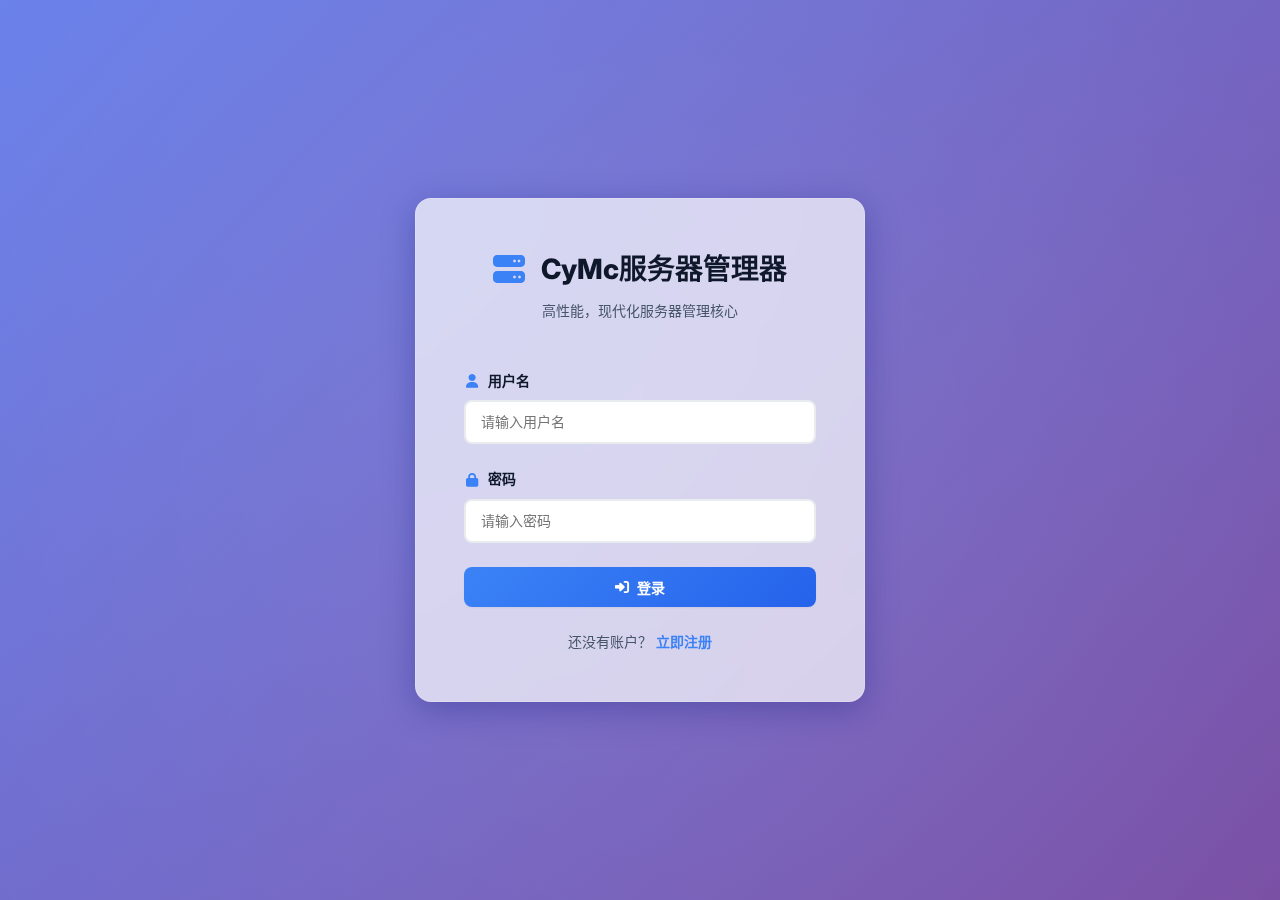
<file: src/main/resources/static/index.html>
<!DOCTYPE html>
<html lang="zh-CN">
<head>
    <meta charset="UTF-8">
    <meta name="viewport" content="width=device-width, initial-scale=1.0">
    <title>CyMc服务器管理器</title>
    
    <!-- 外部库 -->
    <link rel="stylesheet" href="https://cdnjs.cloudflare.com/ajax/libs/font-awesome/6.4.0/css/all.min.css">
    <link href="https://fonts.googleapis.com/css2?family=Inter:wght@400;600;700;800&family=Fira+Code:wght@400;700&display=swap" rel="stylesheet">
    
    <!-- 样式文件 -->
    <link rel="stylesheet" href="styles.css">
    <link rel="stylesheet" href="styles-layout.css">
    <link rel="stylesheet" href="styles-components.css">
    <link rel="stylesheet" href="styles-console.css">
</head>
<body>
    <!-- 认证模板（登录/注册） -->
    <!-- 登录页面 -->
    <div class="login-container" id="loginPage">
        <div class="login-form">
            <div class="login-header">
                <h2><i class="fas fa-server"></i> CyMc服务器管理器</h2>
                <p>高性能，现代化服务器管理核心</p>
            </div>
            <form id="loginForm">
                <div class="form-group">
                    <label for="username"><i class="fas fa-user"></i> 用户名</label>
                    <input type="text" class="form-control" id="username" placeholder="请输入用户名" required>
                </div>
                <div class="form-group">
                    <label for="password"><i class="fas fa-lock"></i> 密码</label>
                    <input type="password" class="form-control" id="password" placeholder="请输入密码" required>
                </div>
                <button type="submit" class="btn btn-primary btn-block">
                    <i class="fas fa-sign-in-alt"></i> 登录
                </button>
            </form>
            <div class="login-footer">
                <p>还没有账户？ <a href="#" id="showRegisterLink">立即注册</a></p>
            </div>
        </div>
    </div>

    <!-- 注册页面 -->
    <div class="login-container" id="registerPage" style="display: none;">
        <div class="login-form">
            <div class="login-header">
                <h2><i class="fas fa-user-plus"></i> 创建账户</h2>
                <p>注册新用户</p>
            </div>
            <form id="registerForm">
                <div class="form-group">
                    <label for="regUsername"><i class="fas fa-user"></i> 用户名</label>
                    <input type="text" class="form-control" id="regUsername" placeholder="请输入用户名" required>
                </div>
                <div class="form-group">
                    <label for="regEmail"><i class="fas fa-envelope"></i> 邮箱</label>
                    <input type="email" class="form-control" id="regEmail" placeholder="请输入邮箱">
                </div>
                <div class="form-group">
                    <label for="regPassword"><i class="fas fa-lock"></i> 密码</label>
                    <input type="password" class="form-control" id="regPassword" placeholder="请输入密码" required>
                </div>
                <div class="form-group">
                    <label for="regConfirmPassword"><i class="fas fa-lock"></i> 确认密码</label>
                    <input type="password" class="form-control" id="regConfirmPassword" placeholder="请再次输入密码" required>
                </div>
                <button type="submit" class="btn btn-success btn-block">
                    <i class="fas fa-user-plus"></i> 注册
                </button>
            </form>
            <div class="login-footer">
                <p>已有账户？ <a href="#" id="showLoginLink">立即登录</a></p>
            </div>
        </div>
    </div>

    <!-- 主应用容器 -->
    <div class="app-container" id="mainApp" style="display: none;">
        <div class="container">
            <!-- 页面头部 -->
            <div class="header">
                <div class="header-content">
                    <div class="logo">
                        <i class="fas fa-server"></i>
                    </div>
                    <div class="header-text">
                        <h1>CyMc服务器管理器</h1>
                        <p>高性能，现代化服务器管理核心</p>
                    </div>
                </div>
                <div class="user-info">
                    <div class="user-avatar" id="userAvatar">U</div>
                    <div class="user-menu">
                        <span id="usernameDisplay">用户名</span>
                        <i class="fas fa-chevron-down" style="margin-left: 5px; cursor: pointer;" onclick="toggleUserMenu()"></i>
                        <div class="dropdown" id="userDropdown">
                            <a href="#" class="dropdown-item" onclick="showProfile()"><i class="fas fa-user"></i> 个人资料</a>
                            <a href="#" class="dropdown-item" onclick="changePassword()"><i class="fas fa-key"></i> 修改密码</a>
                            <a href="#" class="dropdown-item" onclick="logout()"><i class="fas fa-sign-out-alt"></i> 退出登录</a>
                        </div>
                    </div>
                    <button id="themeToggle" class="btn btn-outline" onclick="toggleTheme()" title="切换主题" style="margin-left:8px;">
                        <i class="fas fa-moon"></i>
                    </button>
                </div>
                <div class="stats">
                    <div class="stat-item">
                        <div class="stat-number" id="totalServers">0</div>
                        <div class="stat-label">总服务器</div>
                    </div>
                    <div class="stat-item">
                        <div class="stat-number" id="runningServers">0</div>
                        <div class="stat-label">运行中</div>
                    </div>
                    <div class="stat-item">
                        <div class="stat-number" id="totalPlayers">0</div>
                        <div class="stat-label">在线玩家</div>
                    </div>
                </div>
            </div>

            <!-- 主要内容区域 -->
            <div class="main-content">
                <!-- 服务器列表面板 -->
                <div class="panel">
                    <div class="panel-header">
                        <div class="panel-title">
                            <i class="fas fa-list"></i> 服务器列表
                        </div>
                        <div class="panel-actions">
                            <button class="btn btn-success" onclick="openCreateModal()">
                                <i class="fas fa-plus"></i> 创建服务器
                            </button>
                            <button class="btn btn-outline" onclick="refreshServers()">
                                <i class="fas fa-sync"></i> 刷新
                            </button>
                        </div>
                    </div>
                    <div class="panel-body">
                        <div class="server-list" id="serverList"></div>
                    </div>
                </div>

                <!-- 控制台面板 -->
                <div class="panel">
                    <div class="panel-header">
                        <div class="panel-title">
                            <i class="fas fa-terminal"></i> 控制台
                        </div>
                        <div class="panel-actions">
                            <button class="btn btn-outline" onclick="clearConsole()" id="clearConsoleBtn" disabled>
                                <i class="fas fa-broom"></i> 清空
                            </button>
                            <button class="btn btn-outline" onclick="toggleAutoScroll()" id="autoScrollBtn">
                                <i class="fas fa-arrow-down"></i> 自动滚动
                            </button>
                        </div>
                    </div>
                    <div class="panel-body">
                        <div class="console-container">
                            <div class="console-header">
                                <select id="serverSelect" disabled>
                                    <option value="">选择服务器查看控制台</option>
                                </select>
                            </div>
                            <div class="console-output" id="consoleOutput">
                                <div class="console-line">欢迎使用 CyMc 服务器管理器控制台</div>
                                <div class="console-line">等待连接到服务器...</div>
                            </div>
                            <div class="console-input-container">
                                <input type="text" class="console-input with-prompt" id="consoleInput" placeholder="输入命令..." disabled>
                                <button class="btn btn-primary" onclick="sendCommand()" id="sendCommandBtn" disabled>
                                    <i class="fas fa-paper-plane"></i> 发送
                                </button>
                            </div>
                        </div>
                    </div>
                </div>
            </div>
        </div>
    </div>

    <!-- 创建服务器模态框 -->
    <div id="createModal" class="modal">
        <div class="modal-content">
            <div class="modal-header">
                <div class="modal-title">
                    <i class="fas fa-plus-circle"></i> 创建新服务器
                </div>
                <span class="close" onclick="closeCreateModal()">&times;</span>
            </div>
            <form id="createForm">
                <div class="form-group">
                    <label for="coreName"><i class="fas fa-file-code"></i> 核心文件名</label>
                    <input type="text" class="form-control" id="coreName" placeholder="例如: paper-1.20.1.jar" required>
                </div>
                <div class="form-group">
                    <label for="serverName"><i class="fas fa-server"></i> 服务器名称</label>
                    <input type="text" class="form-control" id="serverName" placeholder="例如: 我的世界服务器" required>
                </div>
                <div class="form-group">
                    <label for="description"><i class="fas fa-align-left"></i> 服务器描述</label>
                    <input type="text" class="form-control" id="description" placeholder="简要描述服务器用途">
                </div>
                <div class="form-group">
                    <label for="version"><i class="fas fa-tag"></i> 服务器版本</label>
                    <input type="text" class="form-control" id="version" placeholder="例如: 1.20.1">
                </div>
                <div class="form-group">
                    <label for="path"><i class="fas fa-folder-open"></i> 服务器路径</label>
                    <input type="text" class="form-control" id="path" placeholder="服务器存放路径">
                </div>
                <div class="form-group">
                    <label><i class="fas fa-cogs"></i> 启动模式</label>
                    <select class="form-control" id="launchMode">
                        <option value="1">核心版本启动</option>
                        <option value="2">整合包启动</option>
                        <option value="3">基础核心版本</option>
                        <option value="4">基础核心版本(修复)</option>
                        <option value="5">自定义启动模式</option>
                    </select>
                </div>
                <button type="submit" class="btn btn-success" style="width: 100%;">
                    <i class="fas fa-check"></i> 创建服务器
                </button>
            </form>
        </div>
    </div>

    <!-- 通知元素 -->
    <div class="notification" id="notification"></div>

    <!-- 脚本加载顺序 -->
    <!-- API 客户端 (必须首先加载) -->
    <script src="api-client.js"></script>
    
    <!-- UI 工具函数 -->
    <script src="ui-utils.js"></script>
    
    <!-- 认证模块 -->
    <script src="auth.js"></script>
    
    <!-- 服务器管理模块 -->
    <script src="servers.js"></script>
    
    <!-- 控制台模块 -->
    <script src="console.js"></script>
    
    <!-- 主应用初始化脚本 -->
    <script>
        // 页面加载时的初始化
        document.addEventListener('DOMContentLoaded', function() {
            // 初始化主题
            initializeTheme();
            
            // 初始化事件处理
            initializeAuthHandlers();
            initializeConsoleHandlers();
            initializeCreateServerForm();
            setupGlobalClickHandlers();
            setupUnloadHandler();
            
            // 检查认证状态
            initializeAuthState();
        });
    </script>
</body>
</html>
</file>
<file: src/main/resources/static/styles.css>
/* ============================================
   CyMc 服务器管理器 - 主样式文件
   定义CSS变量、基础样式和主题
   ============================================ */

/* CSS变量定义 - 支持浅色/深色主题 */
:root {
    /* 主色调 */
    --primary: #3b82f6;
    --primary-dark: #2563eb;
    --primary-light: #60a5fa;
    --secondary: #8b5cf6;
    --secondary-dark: #7c3aed;
    --secondary-light: #a78bfa;
    
    /* 功能色 */
    --success: #10b981;
    --success-light: #34d399;
    --warning: #f59e0b;
    --warning-light: #fbbf24;
    --danger: #ef4444;
    --danger-light: #f87171;
    --info: #3b82f6;
    --info-light: #60a5fa;
    
    /* 中性色 - 浅色主题 */
    --bg-primary: #ffffff;
    --bg-secondary: #f8fafc;
    --bg-tertiary: #f1f5f9;
    --text-primary: #0f172a;
    --text-secondary: #475569;
    --text-muted: #64748b;
    --border-color: #e2e8f0;
    --border-color-light: #f1f5f9;
    
    /* 阴影 */
    --shadow-sm: 0 1px 2px 0 rgba(0, 0, 0, 0.05);
    --shadow-md: 0 4px 6px -1px rgba(0, 0, 0, 0.1), 0 2px 4px -1px rgba(0, 0, 0, 0.06);
    --shadow-lg: 0 10px 15px -3px rgba(0, 0, 0, 0.1), 0 4px 6px -2px rgba(0, 0, 0, 0.05);
    --shadow-xl: 0 20px 25px -5px rgba(0, 0, 0, 0.1), 0 10px 10px -5px rgba(0, 0, 0, 0.04);
    
    /* 过渡动画 */
    --transition: all 0.2s cubic-bezier(0.4, 0, 0.2, 1);
    --transition-fast: all 0.15s cubic-bezier(0.4, 0, 0.2, 1);
    --transition-slow: all 0.3s cubic-bezier(0.4, 0, 0.2, 1);
    
    /* 圆角 */
    --radius-sm: 6px;
    --radius-md: 8px;
    --radius-lg: 12px;
    --radius-xl: 16px;
    --radius-full: 9999px;
    
    /* 间距 */
    --spacing-xs: 4px;
    --spacing-sm: 8px;
    --spacing-md: 16px;
    --spacing-lg: 24px;
    --spacing-xl: 32px;
    --spacing-2xl: 48px;
}

/* 深色主题 */
[data-theme="dark"] {
    --bg-primary: #0f172a;
    --bg-secondary: #1e293b;
    --bg-tertiary: #334155;
    --text-primary: #f1f5f9;
    --text-secondary: #cbd5e1;
    --text-muted: #94a3b8;
    --border-color: #334155;
    --border-color-light: #475569;
}

/* 玻璃态效果变量 */
:root {
    --glass-bg: rgba(255, 255, 255, 0.7);
    --glass-border: rgba(255, 255, 255, 0.18);
    --glass-shadow: 0 8px 32px 0 rgba(31, 38, 135, 0.37);
    --glass-backdrop: blur(10px);
}

[data-theme="dark"] {
    --glass-bg: rgba(15, 23, 42, 0.7);
    --glass-border: rgba(255, 255, 255, 0.1);
    --glass-shadow: 0 8px 32px 0 rgba(0, 0, 0, 0.5);
}

/* 基础重置 */
* {
    margin: 0;
    padding: 0;
    box-sizing: border-box;
}

html {
    font-size: 16px;
    -webkit-font-smoothing: antialiased;
    -moz-osx-font-smoothing: grayscale;
}

body {
    font-family: 'Inter', -apple-system, BlinkMacSystemFont, 'Segoe UI', Roboto, 'Helvetica Neue', Arial, sans-serif;
    font-size: 14px;
    line-height: 1.6;
    color: var(--text-primary);
    background-color: var(--bg-secondary);
    transition: background-color 0.3s ease, color 0.3s ease;
}

/* 链接样式 */
a {
    color: var(--primary);
    text-decoration: none;
    transition: var(--transition);
}

a:hover {
    color: var(--primary-dark);
    text-decoration: underline;
}

/* 按钮基础样式 */
.btn {
    display: inline-flex;
    align-items: center;
    justify-content: center;
    gap: 8px;
    padding: 10px 20px;
    font-size: 14px;
    font-weight: 600;
    border: none;
    border-radius: var(--radius-md);
    cursor: pointer;
    transition: var(--transition);
    white-space: nowrap;
    user-select: none;
    outline: none;
    position: relative;
    overflow: hidden;
}

.btn:focus-visible {
    outline: 2px solid var(--primary);
    outline-offset: 2px;
}

.btn:disabled {
    opacity: 0.5;
    cursor: not-allowed;
    pointer-events: none;
}

/* 按钮变体 - 增强交互 */
.btn-primary {
    background: linear-gradient(135deg, var(--primary) 0%, var(--primary-dark) 100%);
    color: white;
    box-shadow: var(--shadow-sm);
    position: relative;
    overflow: hidden;
}

.btn-primary::before {
    content: '';
    position: absolute;
    top: 50%;
    left: 50%;
    width: 0;
    height: 0;
    border-radius: 50%;
    background: rgba(255, 255, 255, 0.3);
    transform: translate(-50%, -50%);
    transition: width 0.6s, height 0.6s;
}

.btn-primary:hover:not(:disabled)::before {
    width: 300px;
    height: 300px;
}

.btn-primary:hover:not(:disabled) {
    background: linear-gradient(135deg, var(--primary-dark) 0%, var(--primary) 100%);
    box-shadow: 0 8px 25px rgba(59, 130, 246, 0.4);
    transform: translateY(-2px) scale(1.02);
}

.btn-primary:active:not(:disabled) {
    transform: translateY(0) scale(0.98);
    box-shadow: var(--shadow-sm);
}

.btn-success {
    background: linear-gradient(135deg, var(--success) 0%, #059669 100%);
    color: white;
    box-shadow: var(--shadow-sm);
    position: relative;
    overflow: hidden;
}

.btn-success::before {
    content: '';
    position: absolute;
    top: 50%;
    left: 50%;
    width: 0;
    height: 0;
    border-radius: 50%;
    background: rgba(255, 255, 255, 0.3);
    transform: translate(-50%, -50%);
    transition: width 0.6s, height 0.6s;
}

.btn-success:hover:not(:disabled)::before {
    width: 300px;
    height: 300px;
}

.btn-success:hover:not(:disabled) {
    background: linear-gradient(135deg, #059669 0%, var(--success) 100%);
    box-shadow: 0 8px 25px rgba(16, 185, 129, 0.4);
    transform: translateY(-2px) scale(1.02);
}

.btn-danger {
    background: linear-gradient(135deg, var(--danger) 0%, #dc2626 100%);
    color: white;
    box-shadow: var(--shadow-sm);
    position: relative;
    overflow: hidden;
}

.btn-danger::before {
    content: '';
    position: absolute;
    top: 50%;
    left: 50%;
    width: 0;
    height: 0;
    border-radius: 50%;
    background: rgba(255, 255, 255, 0.3);
    transform: translate(-50%, -50%);
    transition: width 0.6s, height 0.6s;
}

.btn-danger:hover:not(:disabled)::before {
    width: 300px;
    height: 300px;
}

.btn-danger:hover:not(:disabled) {
    background: linear-gradient(135deg, #dc2626 0%, var(--danger) 100%);
    box-shadow: 0 8px 25px rgba(239, 68, 68, 0.4);
    transform: translateY(-2px) scale(1.02);
}

.btn-warning {
    background: linear-gradient(135deg, var(--warning) 0%, #d97706 100%);
    color: white;
    box-shadow: var(--shadow-sm);
}

.btn-warning:hover:not(:disabled) {
    background: linear-gradient(135deg, #d97706 0%, var(--warning) 100%);
    box-shadow: var(--shadow-md);
    transform: translateY(-1px);
}

.btn-outline {
    background: transparent;
    color: var(--text-primary);
    border: 2px solid var(--border-color);
}

.btn-outline:hover:not(:disabled) {
    background: var(--bg-tertiary);
    border-color: var(--primary);
    color: var(--primary);
}

.btn-block {
    width: 100%;
}

/* 表单控件 */
.form-group {
    margin-bottom: var(--spacing-lg);
}

.form-group label {
    display: flex;
    align-items: center;
    gap: var(--spacing-sm);
    margin-bottom: var(--spacing-sm);
    font-weight: 600;
    font-size: 14px;
    color: var(--text-primary);
}

.form-group label i {
    color: var(--primary);
    width: 16px;
    text-align: center;
}

/* 登录页面样式 - 玻璃态设计 */
.login-container {
    display: flex;
    align-items: center;
    justify-content: center;
    min-height: 100vh;
    background: linear-gradient(135deg, #667eea 0%, #764ba2 100%);
    padding: var(--spacing-lg);
    position: relative;
    overflow: hidden;
}

.login-container::before {
    content: '';
    position: absolute;
    top: -50%;
    left: -50%;
    width: 200%;
    height: 200%;
    background: radial-gradient(circle, rgba(255, 255, 255, 0.1) 0%, transparent 70%);
    animation: rotate 20s linear infinite;
}

@keyframes rotate {
    from {
        transform: rotate(0deg);
    }
    to {
        transform: rotate(360deg);
    }
}

.login-form {
    background: var(--glass-bg);
    border-radius: var(--radius-xl);
    padding: var(--spacing-2xl);
    width: 100%;
    max-width: 450px;
    box-shadow: var(--glass-shadow);
    backdrop-filter: var(--glass-backdrop);
    -webkit-backdrop-filter: var(--glass-backdrop);
    border: 1px solid var(--glass-border);
    position: relative;
    z-index: 1;
}

.login-header {
    text-align: center;
    margin-bottom: var(--spacing-2xl);
}

.login-header h2 {
    font-size: 28px;
    font-weight: 800;
    color: var(--text-primary);
    margin-bottom: var(--spacing-sm);
    display: flex;
    align-items: center;
    justify-content: center;
    gap: var(--spacing-md);
}

.login-header h2 i {
    color: var(--primary);
    font-size: 32px;
}

.login-header p {
    color: var(--text-secondary);
    font-size: 14px;
}

.login-footer {
    text-align: center;
    margin-top: var(--spacing-lg);
    font-size: 14px;
    color: var(--text-secondary);
}

.login-footer a {
    color: var(--primary);
    font-weight: 600;
}

.login-footer a:hover {
    text-decoration: underline;
}

/* 屏幕阅读器专用样式 */
.sr-only {
    position: absolute;
    width: 1px;
    height: 1px;
    padding: 0;
    margin: -1px;
    overflow: hidden;
    clip: rect(0, 0, 0, 0);
    white-space: nowrap;
    border-width: 0;
}

/* 响应式设计 */
@media (max-width: 768px) {
    .login-form {
        padding: var(--spacing-xl);
    }
    
    .login-header h2 {
        font-size: 24px;
    }
    
    .btn {
        padding: 12px 20px;
        font-size: 14px;
    }
}

/* 减少动画（可访问性） */
@media (prefers-reduced-motion: reduce) {
    *,
    *::before,
    *::after {
        animation-duration: 0.01ms !important;
        animation-iteration-count: 1 !important;
        transition-duration: 0.01ms !important;
    }
}
</file>
<file: src/main/resources/static/styles-layout.css>
/* 模态框样式 */
.modal {
    display: none;
    position: fixed;
    z-index: 1000;
    left: 0;
    top: 0;
    width: 100%;
    height: 100%;
    background-color: rgba(0, 0, 0, 0.6);
    backdrop-filter: blur(5px);
}

.modal-content {
    background-color: white;
    margin: 5% auto;
    padding: 30px;
    border-radius: 16px;
    width: 90%;
    max-width: 600px;
    box-shadow: var(--box-shadow-lg);
    position: relative;
    animation: slideIn 0.3s ease;
}

@keyframes slideIn {
    from {
        opacity: 0;
        transform: translateY(-50px);
    }
    to {
        opacity: 1;
        transform: translateY(0);
    }
}

.modal-header {
    display: flex;
    justify-content: space-between;
    align-items: center;
    margin-bottom: 20px;
}

.modal-title {
    font-size: 24px;
    font-weight: 700;
    color: var(--dark);
}

.close {
    font-size: 28px;
    font-weight: bold;
    cursor: pointer;
    color: var(--gray);
    transition: var(--transition);
}

.close:hover {
    color: var(--danger);
}

/* 应用容器和面板 */
.app-container {
    width: 100%;
    min-height: 100vh;
    background: linear-gradient(135deg, #f5f7fa 0%, #f0f4f8 100%);
}

.container {
    max-width: 1400px;
    margin: 0 auto;
    padding: 0 20px;
}

.header {
    display: grid;
    grid-template-columns: 1fr 1fr;
    gap: 30px;
    padding: 30px 0;
    border-bottom: 1px solid #e2e8f0;
}

.header-content {
    display: flex;
    align-items: center;
    gap: 20px;
}

.logo {
    width: 50px;
    height: 50px;
    background: linear-gradient(135deg, var(--primary) 0%, var(--secondary) 100%);
    border-radius: 12px;
    display: flex;
    align-items: center;
    justify-content: center;
    color: white;
    font-size: 28px;
}

.header-text h1 {
    margin: 0;
    font-size: 28px;
    color: var(--dark);
}

.header-text p {
    margin: 5px 0 0 0;
    color: var(--gray);
    font-size: 14px;
}

.user-info {
    display: flex;
    align-items: center;
    gap: 10px;
}

.user-avatar {
    width: 40px;
    height: 40px;
    border-radius: 50%;
    background: linear-gradient(135deg, var(--primary) 0%, var(--secondary) 100%);
    color: white;
    display: flex;
    align-items: center;
    justify-content: center;
    font-weight: 700;
    font-size: 18px;
}

.user-menu {
    display: flex;
    align-items: center;
    gap: 8px;
    cursor: pointer;
    position: relative;
}

.dropdown {
    position: absolute;
    top: 100%;
    right: 0;
    background: white;
    border-radius: 8px;
    box-shadow: 0 4px 15px rgba(0, 0, 0, 0.1);
    min-width: 180px;
    display: none;
    z-index: 999;
}

.dropdown.show {
    display: block;
}

.dropdown-item {
    display: flex;
    align-items: center;
    gap: 10px;
    padding: 10px 15px;
    color: var(--dark);
    text-decoration: none;
    transition: var(--transition);
}

.dropdown-item:hover {
    background: #f0f4f8;
    color: var(--primary);
}

.dropdown-item i {
    width: 16px;
}

.stats {
    display: grid;
    grid-template-columns: repeat(3, 1fr);
    gap: 15px;
    align-content: center;
}

.stat-item {
    background: white;
    padding: 15px;
    border-radius: 12px;
    text-align: center;
    box-shadow: 0 2px 10px rgba(0, 0, 0, 0.05);
}

.stat-number {
    font-size: 28px;
    font-weight: 700;
    color: var(--primary);
}

.stat-label {
    font-size: 12px;
    color: var(--gray);
    margin-top: 5px;
}

.main-content {
    display: grid;
    grid-template-columns: 1fr 1fr;
    gap: 30px;
    padding: 30px 0;
}

.panel {
    background: white;
    border-radius: 12px;
    box-shadow: 0 2px 15px rgba(0, 0, 0, 0.05);
    overflow: hidden;
}

.panel-header {
    display: flex;
    justify-content: space-between;
    align-items: center;
    padding: 20px;
    border-bottom: 1px solid #e2e8f0;
    background: #f9fafb;
}

.panel-title {
    display: flex;
    align-items: center;
    gap: 10px;
    font-size: 18px;
    font-weight: 700;
    color: var(--dark);
}

.panel-title i {
    color: var(--primary);
    width: 24px;
    text-align: center;
}

.panel-actions {
    display: flex;
    gap: 10px;
    flex-wrap: wrap;
}

.panel-body {
    padding: 20px;
}

.server-list {
    display: grid;
    grid-template-columns: 1fr;
    gap: 20px;
    max-height: 600px;
    overflow-y: auto;
}

/* 响应式设计 */
@media (max-width: 1200px) {
    .main-content {
        grid-template-columns: 1fr;
    }
    
    .header {
        grid-template-columns: 1fr;
    }
    
    .stats {
        grid-template-columns: repeat(3, 1fr);
    }
}

@media (max-width: 768px) {
    .server-details {
        grid-template-columns: 1fr;
    }
    
    .stats {
        grid-template-columns: 1fr;
    }
    
    .header {
        padding: 20px 0;
    }
}
</file>
<file: src/main/resources/static/styles-components.css>
/* 服务器卡片样式 */
.server-card {
    background: linear-gradient(135deg, #f8fafc 0%, white 100%);
    border-radius: 12px;
    padding: 20px;
    border: 1px solid #e2e8f0;
    border-left: 4px solid var(--primary);
    transition: var(--transition);
    position: relative;
    overflow: hidden;
}

.server-card:hover {
    transform: translateY(-4px);
    box-shadow: 0 12px 35px rgba(0, 0, 0, 0.1);
    border-left-color: var(--secondary);
    border-color: #cbd5e1;
}

.server-card.running {
    border-left-color: var(--success);
}

.server-card.stopped {
    border-left-color: var(--danger);
}

.server-card::before {
    content: '';
    position: absolute;
    top: 0;
    left: 0;
    right: 0;
    height: 3px;
    background: linear-gradient(90deg, transparent, rgba(59, 130, 246, 0.3), transparent);
}

.server-header {
    display: flex;
    justify-content: space-between;
    align-items: center;
    margin-bottom: 10px;
}

.server-name {
    font-size: 18px;
    font-weight: 700;
    color: var(--primary-dark);
    letter-spacing: -0.5px;
}

.server-status {
    display: inline-flex;
    align-items: center;
    gap: 5px;
    padding: 5px 14px;
    border-radius: 20px;
    font-size: 12px;
    font-weight: 700;
    text-transform: uppercase;
}

.status-running {
    background: rgba(16, 185, 129, 0.2);
    color: var(--success);
}

.status-stopped {
    background: rgba(239, 68, 68, 0.2);
    color: var(--danger);
}

.server-details {
    display: grid;
    grid-template-columns: 1fr 1fr;
    gap: 12px;
    margin-bottom: 15px;
    font-size: 14px;
    color: var(--gray);
}

.detail-item {
    display: flex;
    align-items: center;
    gap: 8px;
    font-weight: 500;
}

.detail-item i {
    color: var(--primary);
    width: 16px;
    text-align: center;
}

.server-actions {
    display: flex;
    gap: 8px;
    flex-wrap: wrap;
}

.server-stats {
    display: flex;
    gap: 12px;
    margin-top: 15px;
    flex-wrap: wrap;
}

.stat-badge {
    background: linear-gradient(135deg, #f0f9ff 0%, #e0f2fe 100%);
    padding: 6px 12px;
    border-radius: 20px;
    font-size: 12px;
    display: flex;
    align-items: center;
    gap: 6px;
    border: 1px solid #bae6fd;
    font-weight: 600;
}

.player-count {
    color: var(--primary);
    font-weight: 700;
}

.memory-usage {
    color: var(--warning);
    font-weight: 700;
}

.uptime {
    color: var(--success);
    font-weight: 700;
}

/* 表单控件样式 */
.form-control {
    width: 100%;
    padding: 12px 15px;
    border: 2px solid #e9ecef;
    border-radius: 8px;
    font-size: 14px;
    transition: var(--transition);
}

.form-control:focus {
    outline: none;
    border-color: var(--primary);
    box-shadow: 0 0 0 3px rgba(67, 97, 238, 0.1);
}

/* 通知样式 */
.notification {
    position: fixed;
    top: 20px;
    right: 20px;
    padding: 15px 20px;
    border-radius: 10px;
    color: white;
    font-weight: 600;
    box-shadow: var(--box-shadow-lg);
    z-index: 1100;
    transform: translateX(400px);
    transition: transform 0.3s ease;
}

.notification.show {
    transform: translateX(0);
}

.notification.success {
    background: linear-gradient(135deg, var(--success) 0%, #059669 100%);
}

.notification.error {
    background: linear-gradient(135deg, var(--danger) 0%, #dc2626 100%);
}

.notification.info {
    background: linear-gradient(135deg, var(--primary) 0%, #2563eb 100%);
}

/* 选项卡样式 */
.tab-container {
    margin-bottom: 20px;
}

.tabs {
    display: flex;
    border-bottom: 2px solid #e2e8f0;
    margin-bottom: 20px;
}

.tab {
    padding: 12px 20px;
    cursor: pointer;
    font-weight: 600;
    border-bottom: 3px solid transparent;
    transition: var(--transition);
    color: var(--gray);
}

.tab.active {
    border-bottom: 3px solid var(--primary);
    color: var(--primary);
}

.tab-content {
    display: none;
}

.tab-content.active {
    display: block;
}

/* 日志条目样式 */
.log-entry {
    margin-bottom: 5px;
    font-size: 13px;
    line-height: 1.4;
}

.log-timestamp {
    color: #7f8c8d;
    margin-right: 8px;
    opacity: 0.7;
}

.log-level-debug {
    color: #3b82f6;
}

.log-level-info {
    color: #10b981;
}

.log-level-warn {
    color: #f59e0b;
}

.log-level-error {
    color: #ef4444;
}

.log-command {
    color: #8b5cf6;
}
</file>
<file: src/main/resources/static/styles-console.css>
/* ============================================
   控制台样式
   ============================================ */
.console-container {
    display: flex;
    flex-direction: column;
    height: 600px;
    gap: var(--spacing-md);
}

.console-header {
    display: flex;
    justify-content: space-between;
    align-items: center;
    margin-bottom: var(--spacing-sm);
    flex-wrap: wrap;
    gap: var(--spacing-sm);
}

.ws-status {
    display: flex;
    align-items: center;
    gap: var(--spacing-xs);
    padding: var(--spacing-xs) var(--spacing-sm);
    border-radius: var(--radius-md);
    background: var(--bg-secondary);
    font-size: 12px;
    font-weight: 600;
}

.ws-status-indicator {
    width: 8px;
    height: 8px;
    border-radius: 50%;
    background: var(--text-muted);
    transition: var(--transition);
}

.ws-status-indicator.connected {
    background: var(--success);
    box-shadow: 0 0 8px rgba(16, 185, 129, 0.5);
    animation: pulse 2s ease-in-out infinite;
}

.ws-status-indicator.connecting {
    background: var(--warning);
    animation: pulse 1s ease-in-out infinite;
}

.ws-status-indicator.disconnected {
    background: var(--danger);
}

.ws-status-text {
    color: var(--text-secondary);
    font-size: 11px;
}

.console-header select {
    flex: 1;
    min-width: 200px;
    padding: var(--spacing-md) var(--spacing-lg);
    border: 2px solid var(--border-color);
    border-radius: var(--radius-md);
    background: var(--bg-primary);
    color: var(--text-primary);
    font-size: 14px;
    font-weight: 500;
    cursor: pointer;
    transition: var(--transition);
}

.console-header select:focus {
    outline: none;
    border-color: var(--primary);
    box-shadow: 0 0 0 3px rgba(59, 130, 246, 0.1);
}

.console-header select:disabled {
    opacity: 0.6;
    cursor: not-allowed;
}

/* 控制台输出显示区域 */
.console-output {
    flex: 1;
    background: #0f172a;
    color: #10b981;
    padding: var(--spacing-lg);
    border-radius: var(--radius-lg);
    overflow-y: auto;
    overflow-x: hidden;
    font-family: 'Fira Code', 'Courier New', monospace;
    font-size: 13px;
    line-height: 1.6;
    white-space: pre-wrap;
    word-break: break-word;
    min-height: 400px;
    border: 1px solid #1e293b;
    box-shadow: inset 0 2px 4px rgba(0, 0, 0, 0.3);
    position: relative;
}

[data-theme="dark"] .console-output {
    background: #0a0e1a;
    border-color: #1e293b;
}

/* 自定义滚动条 */
.console-output::-webkit-scrollbar {
    width: 10px;
}

.console-output::-webkit-scrollbar-track {
    background: #1e293b;
    border-radius: var(--radius-full);
}

.console-output::-webkit-scrollbar-thumb {
    background: #475569;
    border-radius: var(--radius-full);
}

.console-output::-webkit-scrollbar-thumb:hover {
    background: #64748b;
}

.console-line {
    margin-bottom: var(--spacing-xs);
    padding: 2px 0;
}

/* 控制台输入区域 */
.console-input-container {
    display: flex;
    gap: var(--spacing-md);
    align-items: stretch;
}

.console-input {
    flex: 1;
    padding: var(--spacing-md) var(--spacing-lg);
    border: 2px solid var(--border-color);
    border-radius: var(--radius-md);
    font-family: 'Fira Code', 'Courier New', monospace;
    font-size: 14px;
    transition: var(--transition);
    background-color: var(--bg-primary);
    color: var(--text-primary);
}

.console-input::placeholder {
    color: var(--text-muted);
    font-style: italic;
}

.console-input:focus {
    outline: none;
    border-color: var(--primary);
    box-shadow: 0 0 0 3px rgba(59, 130, 246, 0.1);
}

.console-input:disabled {
    background-color: var(--bg-secondary);
    cursor: not-allowed;
    opacity: 0.6;
}

.console-prompt {
    position: relative;
}

.console-prompt::before {
    content: '> ';
    position: absolute;
    left: var(--spacing-md);
    top: 50%;
    transform: translateY(-50%);
    color: var(--primary);
    font-weight: bold;
    pointer-events: none;
    z-index: 1;
}

.console-input.with-prompt {
    padding-left: calc(var(--spacing-lg) + 20px);
}

/* 控制台按钮 */
.console-input-container .btn {
    flex-shrink: 0;
    min-width: 100px;
}

/* 响应式设计 */
@media (max-width: 768px) {
    .console-container {
        height: 500px;
    }
    
    .console-output {
        min-height: 300px;
        font-size: 12px;
        padding: var(--spacing-md);
    }
    
    .console-input-container {
        flex-direction: column;
    }
    
    .console-input-container .btn {
        width: 100%;
    }
}
</file>
